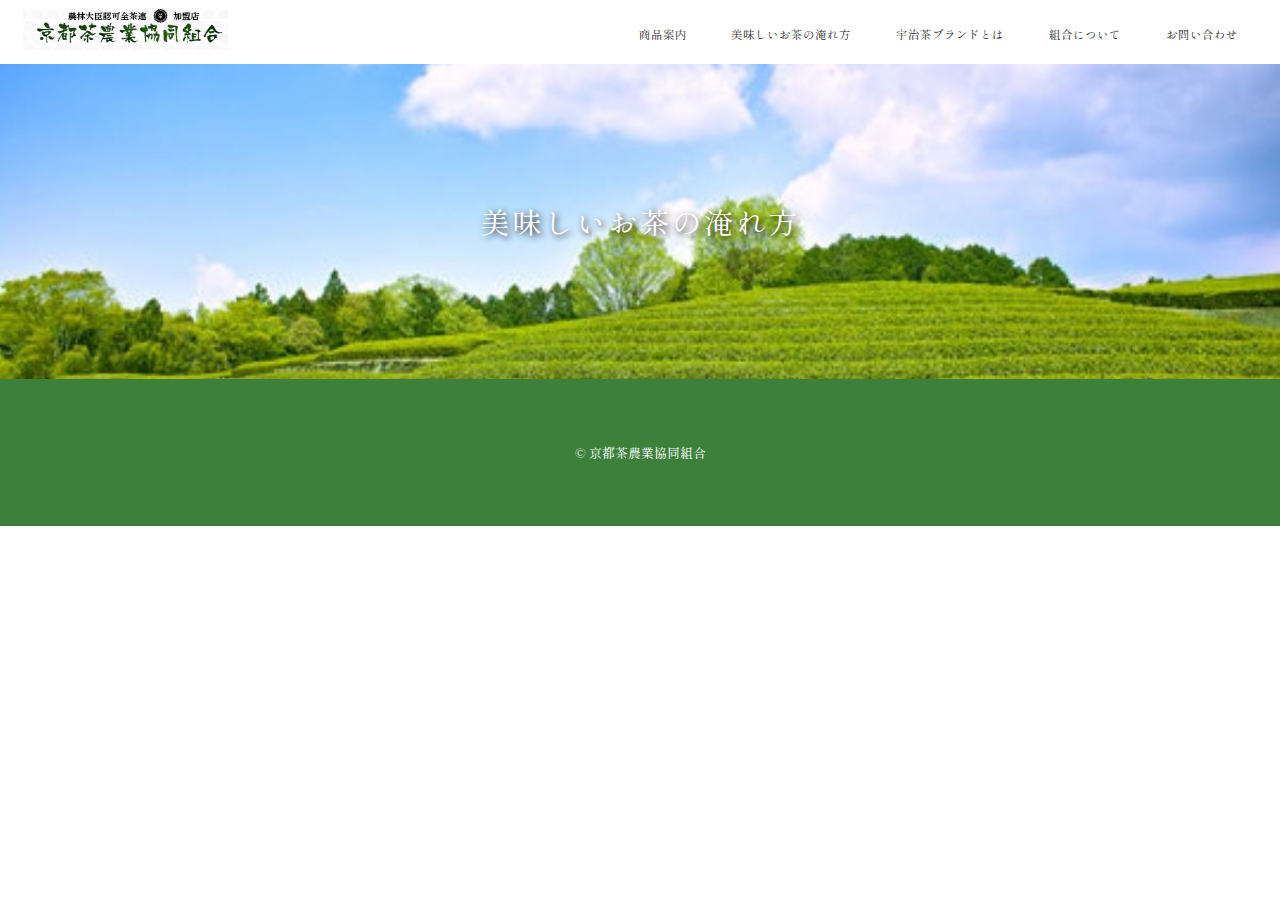
<file: brew.html>
<!DOCTYPE html>
<html lang="ja">
<head>
  <meta charset="UTF-8">
  <meta name="viewport" content="width=device-width, initial-scale=1.0">
  <title>京都茶農業協同組合</title>

  <link href="https://fonts.googleapis.com/css2?family=Shippori+Mincho&display=swap" rel="stylesheet">
  <link rel="stylesheet" href="css/brew.css">
</head>

<body>
  <header class="header">
    <div class="top">
        <a href="index.html"><img src="images/kyotocha.png" alt="京都茶農業協同組合のロゴ"></a>
    </div>
    <nav class="nav">
      <ul>
        <li><a href="menu.html">商品案内</a></li>
        <li><a href="brew.html">美味しいお茶の淹れ方</a></li>
        <li><a href="#benefits">宇治茶ブランドとは</a></li>
        <li><a href="overview.html">組合について</a></li>
        <li><a href="#contact">お問い合わせ</a></li>
      </ul>
    </nav>
  </header>

 
  <section id="brew">
    <div class="brewphoto">
        <img src="images/brew.jpg" alt="ブリューお茶の画像">
        <div class="brew-text">
          美味しいお茶の淹れ方
        </div>
    </div>
  </section>

 
  <footer>
    <p class="foo">&copy; 京都茶農業協同組合</p>
  </footer>

</body>
</html>
</file>
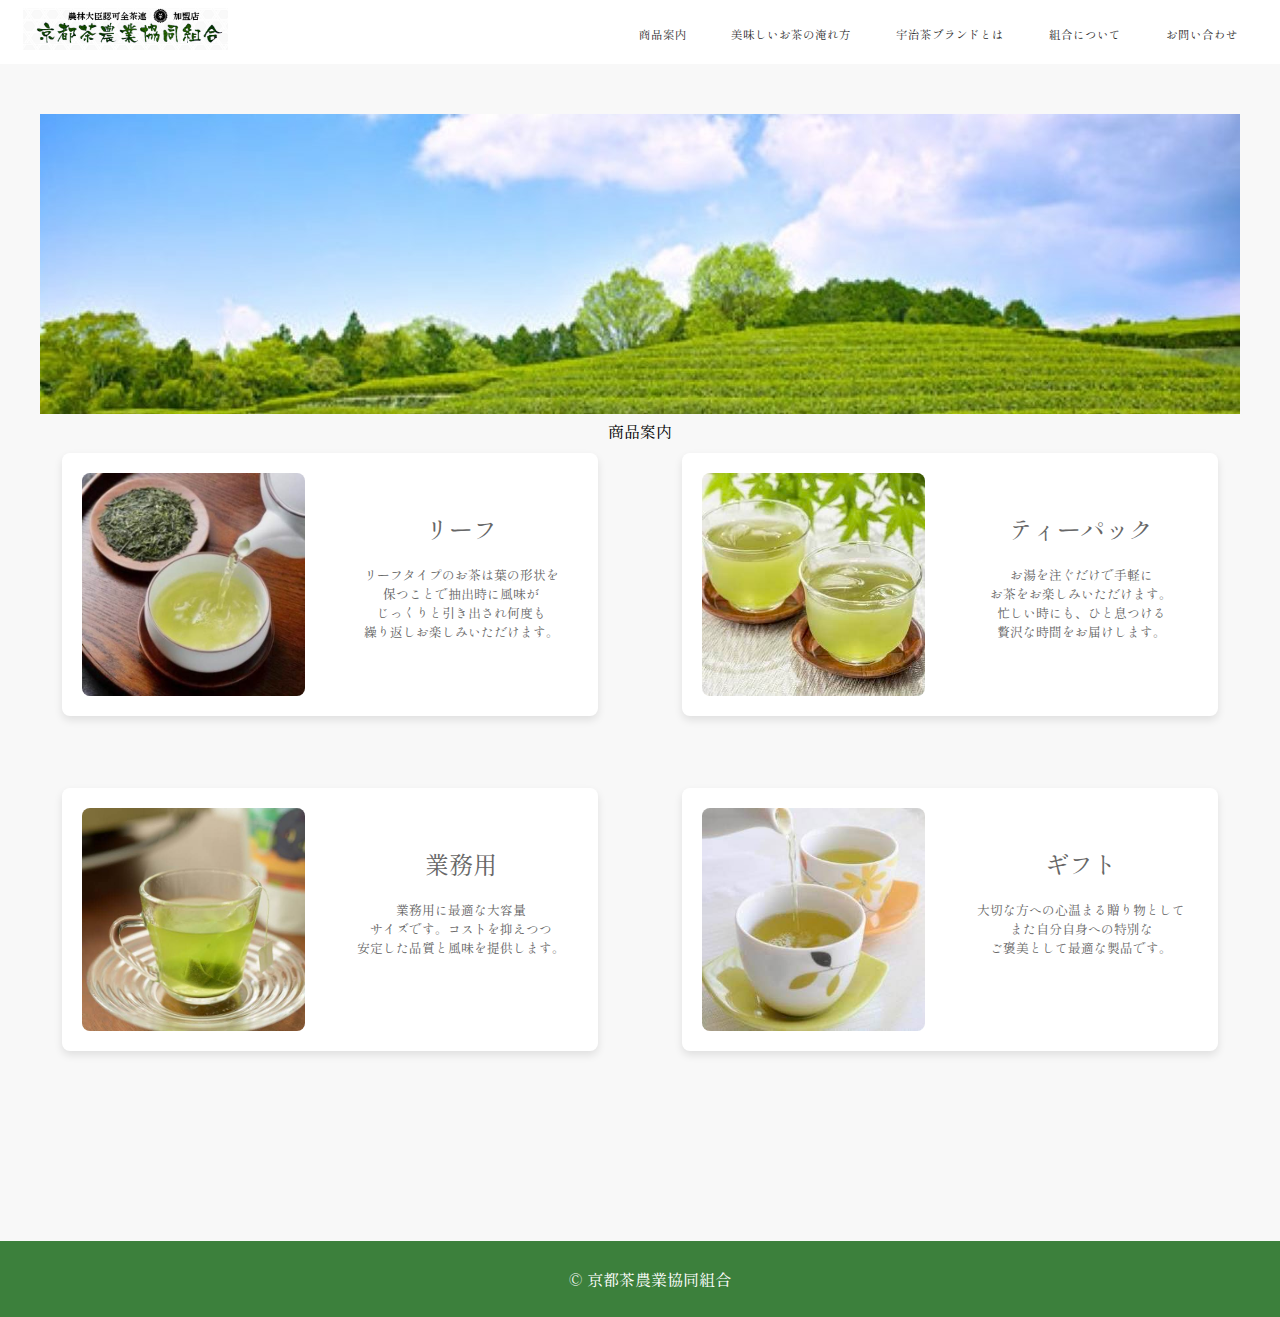
<file: menu.html>
<!DOCTYPE html>
<html lang="ja">
<head>
  <meta charset="UTF-8">
  <meta name="viewport" content="width=device-width, initial-scale=1.0">
  <title>京都茶農業協同組合</title>

  <link href="https://fonts.googleapis.com/css2?family=Shippori+Mincho&display=swap" rel="stylesheet">
  <link rel="stylesheet" href="css/menu.css">
</head>

<body>
  <header class="header">
    <div class="top">
        <a href="index.html"><img src="images/kyotocha.png" alt="京都茶農業協同組合のロゴ"></a>
    </div>
    <nav class="nav">
      <ul>
        <li><a href="menu.html">商品案内</a></li>
        <li><a href="brew.html">美味しいお茶の淹れ方</a></li>
        <li><a href="#benefits">宇治茶ブランドとは</a></li>
        <li><a href="overview.html">組合について</a></li>
        <li><a href="contact.html">お問い合わせ</a></li>
      </ul>
    </nav>
  </header>

 
  <section id="menu">
    <div class="menuphoto">
        <img src="images/menu.jpg" alt="メニューお茶の画像">
        <div class="menu-text">
          商品案内
        </div>
    </div>

    <div class="menu-items">
      <div class="menu-item">
        <img src="images/ocha1.jpg" alt="リーフ">
        <p>

            <span class="highlight-text">リーフ</span>

            リーフタイプのお茶は葉の形状を
            保つことで抽出時に風味が
            じっくりと引き出され何度も
            繰り返しお楽しみいただけます。

        </p>
      </div>

      <div class="menu-item">
        <img src="images/ocha2.jpg" alt="ティーパック">
        <p>

            <span class="highlight-text">ティーパック</span>

            お湯を注ぐだけで手軽に
            お茶をお楽しみいただけます。
            忙しい時にも、ひと息つける
            贅沢な時間をお届けします。
        </p>
      </div>

      <div class="menu-item">
        <img src="images/ocha3.jpg" alt="業務用">
        <p>

            <span class="highlight-text">業務用</span>

            業務用に最適な大容量
            サイズです。コストを抑えつつ
            安定した品質と風味を提供します。
        </p>
      </div>

      <div class="menu-item">
        <img src="images/ocha4.jpg" alt="ギフト">
        <p>
          
            <span class="highlight-text">ギフト</span>
            
            大切な方への心温まる贈り物として
            また自分自身への特別な
            ご褒美として最適な製品です。
        </p>
      </div>
    </div>
  </section>

 
  <footer>
    <p class="foo">&copy; 京都茶農業協同組合</p>
  </footer>

</body>
</html>
</file>
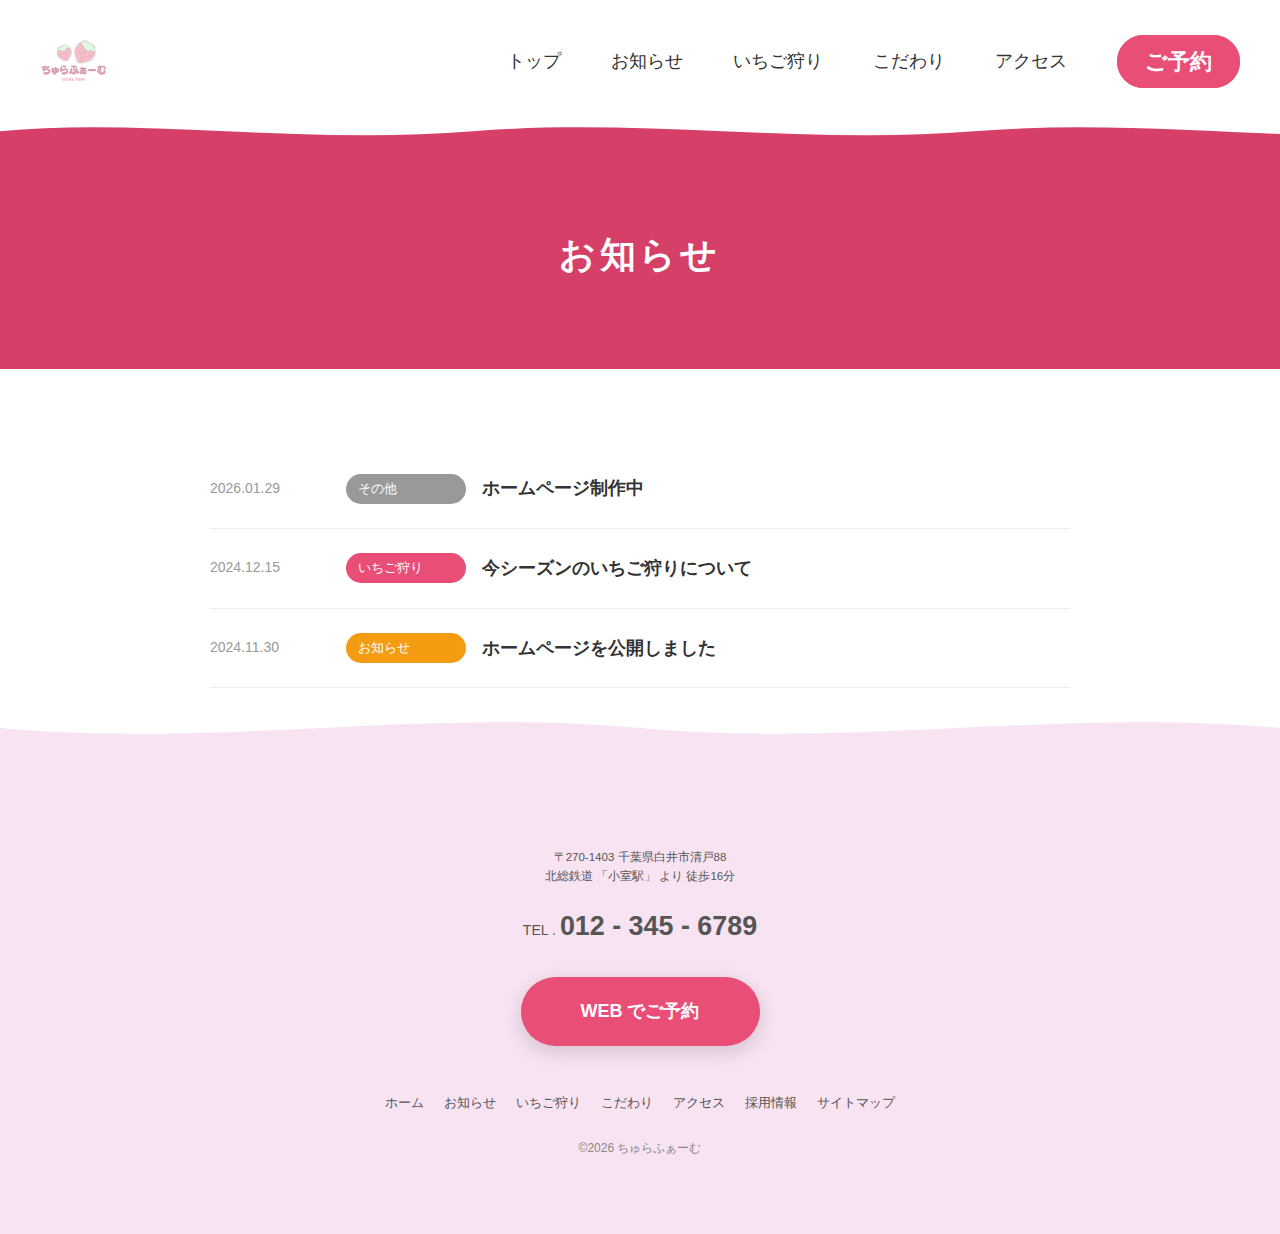
<file: news.html>
<!DOCTYPE html>
<html lang="ja">
<head>
  <meta charset="UTF-8">
  <meta name="viewport" content="width=device-width, initial-scale=1.0">
  <title>ちゅらふぁーむ</title>

  <link rel="stylesheet" href="css/news.css">
  <link rel="stylesheet" href="css/header.css">
  <link rel="stylesheet" href="css/footer.css">
  <link rel="stylesheet" href="css/style-sp.css" media="(max-width:768px)">
</head>

<body>

<!-- =================
  ヘッダー
================= -->
<header class="header">
  <div class="header-bg">
  <div class="header-inner">

    <!-- ロゴ -->
    <h1 class="header-logo">
      <img src="images/churafarm-icon.png" alt="ちゅらふぁーむ">
    </h1>

    <!-- ナビ -->
    <nav class="header-nav">
      <ul>
        <li><a href="index.html">トップ</a></li>
        <li><a href="news.html">お知らせ</a></li>
        <li><a href="strawberry.html">いちご狩り</a></li>
        <li><a href="concept.html">こだわり</a></li>
        <li><a href="access.html">アクセス</a></li>
        <li class="reserve"><a href="reserve">ご予約</a></li>
      </ul>
    </nav>
  </div>
  </div>

  <div class="header-wave">
  <svg viewBox="-200 0 1840 60" preserveAspectRatio="none">
    <path
      d="
        M-200,35
        C0,15 240,55 480,35
        C720,15 960,55 1200,35
        C1440,15 1680,55 1840,35
        L1840,0
        L-200,0
        Z
      "
      fill="#fff"
    />
  </svg>
  </div>


</header>

<main>

<!-- =================
  ページタイトル
================= -->
<section class="page-hero">
  <h1>お知らせ</h1>
</section>

<!-- =================
  お知らせ一覧
================= -->
<section class="news-list">

  <a href="news/news-20260129.html" class="news-row">
    <time>2026.01.29</time>
    <span class="tag other">その他</span>
    <h2>ホームページ制作中</h2>
  </a>

  <a href="news-20241215.html" class="news-row">
    <time>2024.12.15</time>
    <span class="tag strawberry">いちご狩り</span>
    <h2>今シーズンのいちご狩りについて</h2>
  </a>

  <a href="news-20241130.html" class="news-row">
    <time>2024.11.30</time>
    <span class="tag info">お知らせ</span>
    <h2>ホームページを公開しました</h2>
  </a>

</section>



</main>





<!-- =================
  フッター
================= -->
<footer class="footer">
      <!-- フッターなみなみ -->
    <div class="footer-wave">
      <svg viewBox="0 0 1440 120" preserveAspectRatio="none">
        <path
          d="M0,40
            C240,80 480,0 720,40
            C960,80 1200,0 1440,40
            L1440,120
            L0,120
            Z"
          fill="#f7e3f2"
        />
      </svg>
    </div>

  <p class="footer-address">〒270-1403 千葉県白井市清戸88</p>
  <p class="footer-address">北総鉄道 「小室駅」 より 徒歩16分</p>
  <p class="footer-tel">
    TEL .
    <span class="tel-number">
      <a href="tel:0123456789">012 - 345 - 6789</a>
    </span>
  </p>

  <div class="footer-reserve">
  <a href="#" class="footer-reserve-btn">WEB でご予約</a>
  </div>

  <div class="footer-bottom">

  <nav class="footer-nav">
    <a href="#">ホーム</a>
    <a href="#">お知らせ</a>
    <a href="#">いちご狩り</a>
    <a href="#">こだわり</a>
    <a href="#">アクセス</a>
    <a href="#">採用情報</a>
    <a href="#">サイトマップ</a>
  </nav>

  <p class="footer-copy">
    ©2026 ちゅらふぁーむ
  </p>

</div>


</footer>

<!-- =================
  ＪＳ
================= -->

<script src="js/header.js"></script>

</body>
</html>
</file>
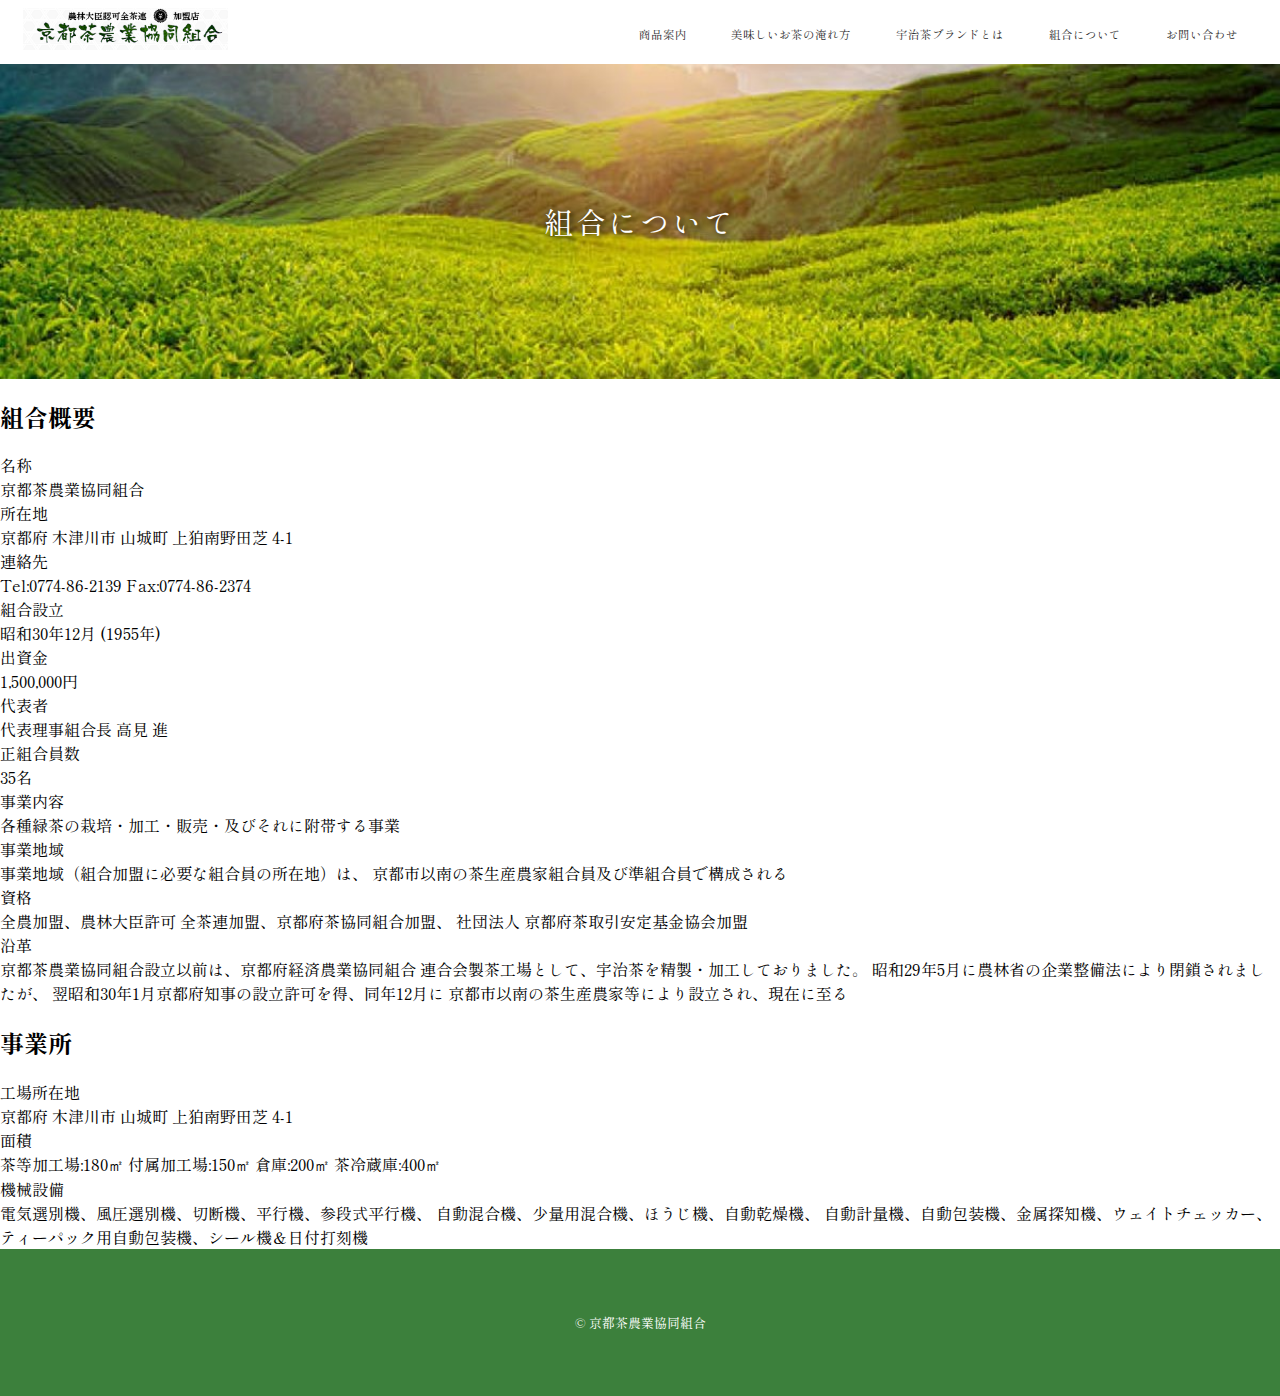
<file: overview.html>
<!DOCTYPE html>
<html lang="ja">
<head>
  <meta charset="UTF-8">
  <meta name="description" content="京都茶農業協同組合の公式サイトです。製品一覧やお茶についての情報をご覧いただけます。">
  <title>京都茶農業協同組合</title>

  <link href="https://fonts.googleapis.com/css2?family=Shippori+Mincho&display=swap" rel="stylesheet">
  <link rel="stylesheet" href="css/overview.css">
</head>

<body>
  <header class="header">
    <div class="top">
        <a href="index.html"><img src="images/kyotocha.png" alt="京都茶農業協同組合のロゴ"></a>
    </div>
    <nav class="nav">
      <ul>
        <li><a href="menu.html">商品案内</a></li>
        <li><a href="brew.html">美味しいお茶の淹れ方</a></li>
        <li><a href="#benefits">宇治茶ブランドとは</a></li>
        <li><a href="overview.html">組合について</a></li>
        <li><a href="#contact">お問い合わせ</a></li>
      </ul>
    </nav>
  </header>

 
  <section id="overview">
    <div class="overviewphoto">
        <img src="images/overview.jpg" alt="京都茶農業協同組合の美味しいお茶の風景">
        <div class="overview-text">
          組合について
        </div>
    </div>
  </section>

  <main>

    <section class="section_companyinfo">
      <h2> 組合概要 </h2>
      <div class="div_listflex">
          <div class="div1"> 
             <div class="label"> 名称 </div>
             <div> 京都茶農業協同組合 </div>
          </div>
          <div class="div1">
              <div class="label"> 所在地 </div>
              <div> 京都府 木津川市 山城町 上狛南野田芝 4-1 </div>
          </div>
          <div class="div1">
              <div class="label"> 連絡先 </div>
              <div> Tel:0774-86-2139  Fax:0774-86-2374 </div>
          </div>
          <div class="div1">
              <div class="label"> 組合設立 </div>
              <div> 昭和30年12月  (1955年)</div>
          </div>
          <div class="div1">
              <div class="label"> 出資金 </div>
              <div> 1,500,000円 </div>
          </div>
          <div class="div1">
            <div class="label"> 代表者 </div>
            <div> 代表理事組合長  高見 進</div>
          </div>
          <div class="div1">
            <div class="label"> 正組合員数 </div>
            <div> 35名 </div>
          </div>
          <div class="div1">
            <div class="label"> 事業内容 </div>
            <div> 各種緑茶の栽培・加工・販売・及びそれに附帯する事業 </div>
          </div>
          <div class="div1">
            <div class="label"> 事業地域 </div>
            <div> 事業地域（組合加盟に必要な組合員の所在地）は、
                  京都市以南の茶生産農家組合員及び準組合員で構成される </div>
          </div>
          <div class="div1">
            <div class="label"> 資格 </div>
            <div> 全農加盟、農林大臣許可 全茶連加盟、京都府茶協同組合加盟、
                  社団法人 京都府茶取引安定基金協会加盟 </div>
          </div>
          <div class="div1">
            <div class="label"> 沿革 </div>
            <div> 京都茶農業協同組合設立以前は、京都府経済農業協同組合
              連合会製茶工場として、宇治茶を精製・加工しておりました。
              昭和29年5月に農林省の企業整備法により閉鎖されましたが、
              翌昭和30年1月京都府知事の設立許可を得、同年12月に
              京都市以南の茶生産農家等により設立され、現在に至る</div>
          </div>
      </div>

      <h2> 事業所 </h2>
      <div class="div_listflex">
         <div class="div1">
           <div class="label"> 工場所在地 </div>
           <div> 京都府 木津川市 山城町 上狛南野田芝 4-1 </div>
         </div>
         <div class="div1">
           <div class="label"> 面積 </div>
           <div> 茶等加工場:180㎡ 付属加工場:150㎡ 倉庫:200㎡ 茶冷蔵庫:400㎡ </div>
         </div>
         <div class="div1">
           <div class="label"> 機械設備 </div>
           <div> 電気選別機、風圧選別機、切断機、平行機、参段式平行機、
            自動混合機、少量用混合機、ほうじ機、自動乾燥機、
            自動計量機、自動包装機、金属探知機、ウェイトチェッカー、
            ティーパック用自動包装機、シール機＆日付打刻機</div>
         </div>
      </div>
    </section>
    
  </main>

 
  <footer>
    <p class="foo">&copy; 京都茶農業協同組合</p>
  </footer>

</body>
</html>
</file>
<file: css/brew.css>
/*------------------------------*/
body {
  font-family: "Shippori Mincho", serif, 'Arial', sans-serif;
  background-color: #ffffff;
  margin: 0;
  padding: 0;
}

.top {
  display: flex;
  align-items: center; 
  text-align: left;
}

.top img {
  width: 16vw;
  margin-left: 1.5vw;
}

.top-line {
  width: 100%;
  height: 0.5vw; 
  background-color: #3c803c;
  margin: 0; 
  padding: 0; 
}

.header {
  top: 0;
  left: 0;
  right: 0;
  padding: 0.3%;
  color: rgb(255, 255, 255);
  z-index: 10; 
  background-color: rgba(255, 255, 255);
  display: flex;
  justify-content: space-between; 
  align-items: center; 
}

nav ul {
  list-style-type: none;
  display: flex; 
  gap: 3.5vw;
}

nav ul li a {
  color: rgb(46, 46, 46);
  text-decoration: none;
  font-size: 0.9vw;
  white-space: nowrap; 
}

nav ul li:last-child a {
  margin-right: 3vw; 
}

nav ul li a:hover {
  text-decoration: underline;
  color: #3c803c;
}

/*---------------------------------*/

.brewphoto {
  position: relative;
  width: 100%;
  height: 35vh;
  overflow: hidden; 
}

.brewphoto img {
  position: absolute;
  bottom: 0;
  left: 0;
  min-height: 100%;
  width: 100%;
  height: auto;
  object-fit: cover;
}

.brew-text {
  position: absolute;
  top: 50%; 
  left: 50%;
  transform: translate(-50%, -50%);
  color: white;
  font-size: 2.3vw; 
  text-shadow: 2px 2px 6px rgba(0, 0, 0, 0.9);
  text-align: center;
  letter-spacing: 0.1em;
}

/*---------------------------------*/


/*---------------------------------*/

footer {
  background-color: #3c803c;
  color: white;
  text-align: center;
  width: 100%;
}

.foo {
  font-size: 1vw;
  text-align: center;
  padding-top: 5%;
  padding-bottom: 5%;
  margin-top: 0;
  margin-bottom: 0;
}
</file>
<file: css/menu.css>
/*------------------------------*/
body {
  font-family: "Shippori Mincho", serif, 'Arial', sans-serif;
  background-color: #ffffff;
  margin: 0;
  padding: 0;
}

.top {
  display: flex;
  align-items: center; /* ロゴとナビの垂直位置を揃える */
  text-align: left;
}

.top img{
  width: 16vw;
  margin-left: 1.5vw;
}

.top-line {
  width: 100%;
  height: 0.5vw; 
  background-color: #3c803c;
  margin: 0; 
  padding: 0; 
}

.header {
  top: 0;
  left: 0;
  right: 0;
  padding: 0.3%;
  color: rgb(255, 255, 255);
  z-index: 10; /* 他のコンテンツより上に表示 */
  background-color: rgba(255, 255, 255); /* 白の半透明背景 */
  display: flex;
  justify-content: space-between; /* ロゴとナビを左右に配置 */
  align-items: center; /* 高さを中央揃え */
}

nav ul {
  list-style-type: none;
  display: flex; /* 横並びにする */
  gap: 3.5vw; /* アイテム間のスペースを調整 (例: 1remに設定) */
}

nav ul li a {
  color: rgb(46, 46, 46);
  text-decoration: none;
  font-size: 0.9vw;
  white-space: nowrap; /* テキストが折り返されないように設定 */
}

nav ul li:last-child a {
  margin-right: 3vw; /* 右側に余白を追加 */
}

nav ul li a:hover {
  text-decoration: underline;
  color: #3c803c;
}

  
/*---------------------------------*/
/*---------------------------------*/
  
  #menu {
    padding: 50px 20px;
    padding-bottom: 10%;
    text-align: center;
    background-color: #f8f8f8;
  }
  
  #menu h2 {
    font-size: 2.5rem;
    color: #3c803c;
    margin-bottom: 8%;
  }
  
  .menu-items {
    display: flex;
    justify-content: space-around;
    flex-wrap: wrap;
  }
  
  .menu-item {
    width: 40%;
    margin: 10px;
    margin-bottom: 5%;
    padding: 20px;
    display: flex;
    background-color: #fff;
    box-shadow: 0 4px 8px rgba(0, 0, 0, 0.1);
    border-radius: 8px;
    transition: 0.3s ease;
  }
  
  .menu-item img {
    width: 45%;
    height: 100%;
    height: auto;
    border-radius: 8px;
  }
  
  .highlight-text {
    font-size: 1.5rem;
  }

  .menu-item p {
    width: 60%;
    padding-left: 8%;
    white-space: pre-line; 
    font-size: 1vw;
    text-align: center;
    color: #666;
    margin: 0;
  }
  
  .menu-item:hover {
    transform: translateY(-10px);
  }
  

  footer {
  background-color: #3c803c;
  color: white;
  text-align: center;
  padding: 10px;
  bottom: 0;
  width: 100%;
}
</file>
<file: css/news.css>
/* =========================
  共通設定
========================= */

* {
  box-sizing: border-box;
}

body {
  margin: 0;
  font-family: "Noto Sans JP", sans-serif;
  color: #333;
  line-height: 1.7;
}

img {
  max-width: 100%;
  display: block;
}

a {
  text-decoration: none;
  color: inherit;
}

.section-title {
  text-align: center;
  font-size: 32px;
  margin-bottom: 48px;
}

/* =========================
  ページタイトル
========================= */

.page-hero {
  background: #d63f67;
  color: #fff;
  text-align: center;
  padding: 80px 20px 60px;
}

.page-hero h1 {
  font-size: 36px;
  letter-spacing: 0.1em;
}

/* =========================
  お知らせ一覧
========================= */

.news-list {
  max-width: 900px;
  margin: 80px auto;
  padding: 0 20px;
}

.news-row {
  text-decoration: none;
  color: inherit;
  border-bottom: 1px solid #eee;
  padding: 24px 0;

  display: grid;
  grid-template-columns: 120px 120px 1fr;
  gap: 16px;
  align-items: center;
}

.news-row:hover {
  background: #fafafa;
}


.news-row time {
  color: #999;
  font-size: 14px;
}

.news-row h2 {
  font-size: 18px;
  margin: 0;
}

/* タグ */

.tag {
  display: inline-block;
  padding: 4px 12px;
  border-radius: 999px;
  font-size: 13px;
  color: #fff;
}

.tag.other {
  background: #999;
}

.tag.strawberry {
  background: #e94e77;
}

.tag.info {
  background: #f39c12;
}
</file>
<file: css/header.css>
/* =========================
  ヘッダー
========================= */

.header {
  position: sticky;
  top: 0;
  z-index: 1000;
  height: 120px; /* 通常時と小さい時の最大値 */
}

.header-bg {
  background: #fff;
}


/* 横並びの土台 */
.header-inner {
  width: 100%;
  padding: 16px 40px 0px;
  display: flex;
  align-items: center;
  transition: padding 0.3s ease;
}

/* ロゴ */
.header-logo img {
  height: 48px;
}

/* ← ここが重要 */
.header-nav {
  margin-left: auto;   /* ナビ全体を右端へ */
}

/* ナビ中身 */
.header-nav ul {
  list-style: none;
  margin: 0;
  display: flex;
  align-items: center;
  gap: 50px;
}

.header-nav li a {
  font-size: 18px;
}

/* ご予約だけ大きく */
.header-nav .reserve a {
  font-size: 22px;          /* 文字を少し大きく */
  padding: 12px 26px;       /* ボタンを大きく */
  background: #e94e77;
  color: #fff;
  border-radius: 999px;
  border: 2px solid #e94e77;
  font-weight: 700;
  position: relative;
  z-index: 5;
}

.header-nav .reserve a:hover {
  background: #d63f67;
}


/* =========================
  ヘッダー下の波線（下向き）
========================= */

.header-wave {
  width: 100%;
  height: 60px;
  background-color: transparent;
  overflow: hidden;
  position: relative;
  z-index: 1;
  background-size: 40px 40px;
  background-repeat: repeat-x;
  transition: transform 0.3s ease;
}

/* スクロール後（ギュッ） */
.header.is-small .header-wave {
  transform: translateY(-25px); /* ← 上に寄せるだけ */
}


/* ぬるっと変化させる */
.header-inner,
.header-logo img {
  transition: 0.3s ease;
}

/* スクロール後（上だけギュッ） */
.header.is-small .header-inner {
  padding-top: 6px;
  padding-bottom: 0px;
}

.header.is-small .header-logo img {
  height: 25px; /* 通常48px → 小さく */
}
</file>
<file: css/footer.css>
/* =========================
  フッター
========================= */


.footer {
  background-color: #f7e3f2;
  text-align: center;
  padding: 40px 20px;
  color: #555;
  line-height: 1.6;
  margin-bottom: 0;
  position: relative;
  padding-top: 80px;   /* 波の分だけ余白 */
}

.footer-wave {
  position: absolute;
  top: -60px;   /* ← 上に被せる量 */
  left: 0;
  width: 100%;
  line-height: 0;
}

.footer-wave svg {
  width: 100%;
  height: 60px; /* 波の高さ */
  display: block;
}

/* 住所（上下を詰める） */
.footer-address {
  margin: 0;
  font-size: 0.9vw;
}

/* TEL */
.footer-tel {
  margin-top: 20px;
  font-size: 1.1vw;
  color: #555;
}

/* 電話番号だけ大きく */
.tel-number {
  font-size: 2.1vw;
  font-weight: 600;
}

.tel-number a {
  color: #555;
  text-decoration: none;
}


/* =================
  フッター 予約ボタン
================= */

.footer-reserve {
  padding: 15px;
  text-align: center;
}

.footer-reserve-btn {
  display: inline-block;
  padding: 20px 60px;
  background: #e94e77;
  color: #fff;
  font-size: 18px;
  font-weight: bold;
  border-radius: 999px;
  text-decoration: none;
  box-shadow: 0 6px 20px rgba(0,0,0,0.15);
  transition: transform 0.2s, box-shadow 0.2s;
}

.footer-reserve-btn:hover {
  transform: translateY(-2px);
  box-shadow: 0 10px 24px rgba(0,0,0,0.2);
}

.footer-bottom {
  padding: 32px 20px 24px;
  text-align: center;
  font-size: 13px;
}

.footer-nav {
  display: flex;
  flex-wrap: wrap;
  justify-content: center;
  gap: 16px 20px;
  margin-bottom: 25px;
}

.footer-nav a {
  color: #555;
  text-decoration: none;
  font-size: 13px;
}


.footer-copy {
  font-size: 12px;
  color: #888;
}

.footer-copy span {
  margin-left: 8px;
  white-space: nowrap;
}
</file>
<file: css/style-sp.css>
/* =========================
   スマホ用CSS（整理版）
========================= */
@media (max-width: 768px) {

  /* -----------------
     ヘッダー
  ----------------- */
  .header {
    position: fixed;
    top: 0;
    left: 0;
    width: 100%;
    height: 13vw;
    background: #fff;
    z-index: 30;
    display: flex;
    align-items: center;
    justify-content: center;
  }

  .top img {
    width: 25vw;
    max-width: 140px;
  }

  /* PCナビ非表示 */
  .nav {
    display: none;
  }

  /* ハンバーガー */
  .hamburger {
    display: block;
    position: fixed;
    top: 20px;
    right: 20px;
    z-index: 40;
  }

  /* -----------------
     スマホナビ
  ----------------- */
  .sp-nav {
    position: fixed;
    top: 0;
    right: -100%;
    width: 100%;
    height: 100svh;
    background: #fff;
    transition: right 0.3s ease;
    z-index: 35;
  }

  .sp-nav.active {
    right: 0;
  }

  .sp-nav ul {
    list-style: none;
    padding: 100px 20px;
    text-align: center;
  }

  .sp-nav li {
    margin-bottom: 24px;
  }

  .sp-nav a {
    font-size: 6vw;
    color: #555;
    text-decoration: none;
  }

  /* -----------------
     メインビジュアル
  ----------------- */
  .main-visual {
    height: 100svh;
  }

  /* -----------------
     ニュース（スライダー）
  ----------------- */
  .news {
    margin: 80px auto;
    padding: 0 20px;
  }

  .news-title {
    font-size: 6vw;
    text-align: center;
    margin-bottom: 30px;
  }

  .news-slider {
    position: relative;
  }

  .news-cards {
    display: flex;                 /* ← 横並び */
    flex-direction: row;
    overflow: hidden;
    transition: transform 0.4s ease;
  }

  .news-item {
    min-width: 100%;               /* 1枚ずつ */
    flex-shrink: 0;
  }

  /* 矢印 */
  .arrow {
    display: block;
    position: absolute;
    top: 45%;
    transform: translateY(-50%);
    background: #fff;
    border: none;
    font-size: 28px;
    width: 40px;
    height: 40px;
    border-radius: 50%;
    box-shadow: 0 5px 15px rgba(0,0,0,0.15);
    z-index: 5;
  }

  .arrow.prev { left: -10px; }
  .arrow.next { right: -10px; }

  /* -----------------
     こだわり / いちご狩り
  ----------------- */
  .concept,
  .experience {
    min-height: 100svh;
    display: flex;
    align-items: center;
  }

  .concept-inner,
  .experience-inner {
    padding: 0 20px;
    text-align: center;
  }

  .concept-text h2,
  .experience-text h2 {
    font-size: 6vw;
  }

  .concept-text p,
  .experience-text p {
    font-size: 4vw;
  }

  /* -----------------
     フッター
  ----------------- */
  .footer-address,
  .footer-tel {
    font-size: 14px;
    color: #555;
  }

  .tel-number {
    font-size: 22px;
    font-weight: 600;
  }

}
</file>
<file: css/overview.css>
/*------------------------------*/
body {
  font-family: "Shippori Mincho", serif, 'Arial', sans-serif;
  background-color: #ffffff;
  margin: 0;
  padding: 0;
}

.top {
  display: flex;
  align-items: center; 
  text-align: left;
}

.top img {
  width: 16vw;
  margin-left: 1.5vw;
}

.top-line {
  width: 100%;
  height: 0.5vw; 
  background-color: #3c803c;
  margin: 0; 
  padding: 0; 
}

.header {
  top: 0;
  left: 0;
  right: 0;
  padding: 0.3%;
  color: rgb(255, 255, 255);
  z-index: 10; 
  background-color: rgba(255, 255, 255);
  display: flex;
  justify-content: space-between; 
  align-items: center; 
}

nav ul {
  list-style-type: none;
  display: flex; 
  gap: 3.5vw;
}

nav ul li a {
  color: rgb(46, 46, 46);
  text-decoration: none;
  font-size: 0.9vw;
  white-space: nowrap; 
}

nav ul li:last-child a {
  margin-right: 3vw; 
}

nav ul li a:hover {
  text-decoration: underline;
  color: #3c803c;
}

/*---------------------------------*/

.overviewphoto {
  position: relative;
  width: 100%;
  height: 35vh;
  overflow: hidden; 
}

.overviewphoto img {
  position: absolute;
  bottom: 0;
  left: 0;
  min-height: 100%;
  width: 100%;
  height: auto;
  object-fit: cover;
}

.overview-text {
  position: absolute;
  top: 50%; 
  left: 50%;
  transform: translate(-50%, -50%);
  color: white;
  font-size: 2.3vw; 
  text-shadow: 2px 2px 6px rgba(0, 0, 0, 0.9);
  text-align: center;
  letter-spacing: 0.1em;
}

/*---------------------------------*/


/*---------------------------------*/

footer {
  background-color: #3c803c;
  color: white;
  text-align: center;
  width: 100%;
}

.foo {
  font-size: 1vw;
  text-align: center;
  padding-top: 5%;
  padding-bottom: 5%;
  margin-top: 0;
  margin-bottom: 0;
}
</file>
